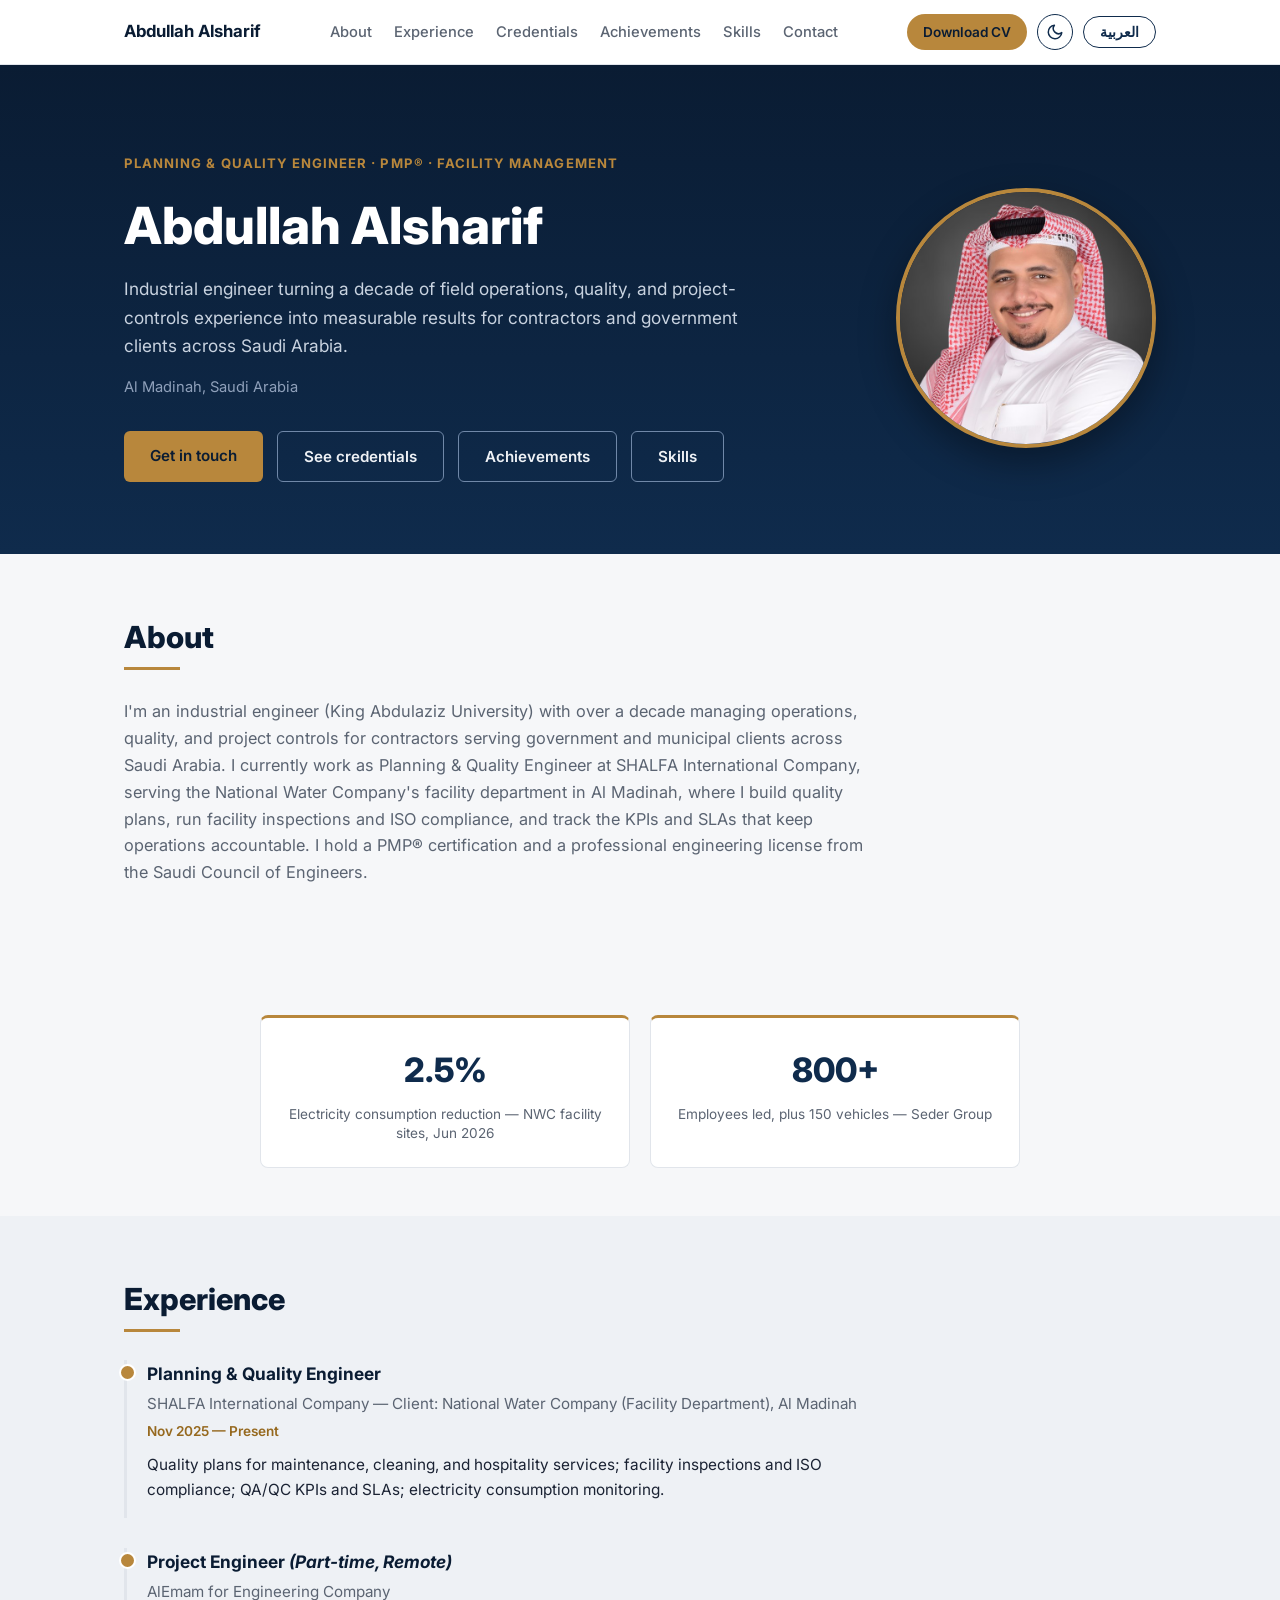
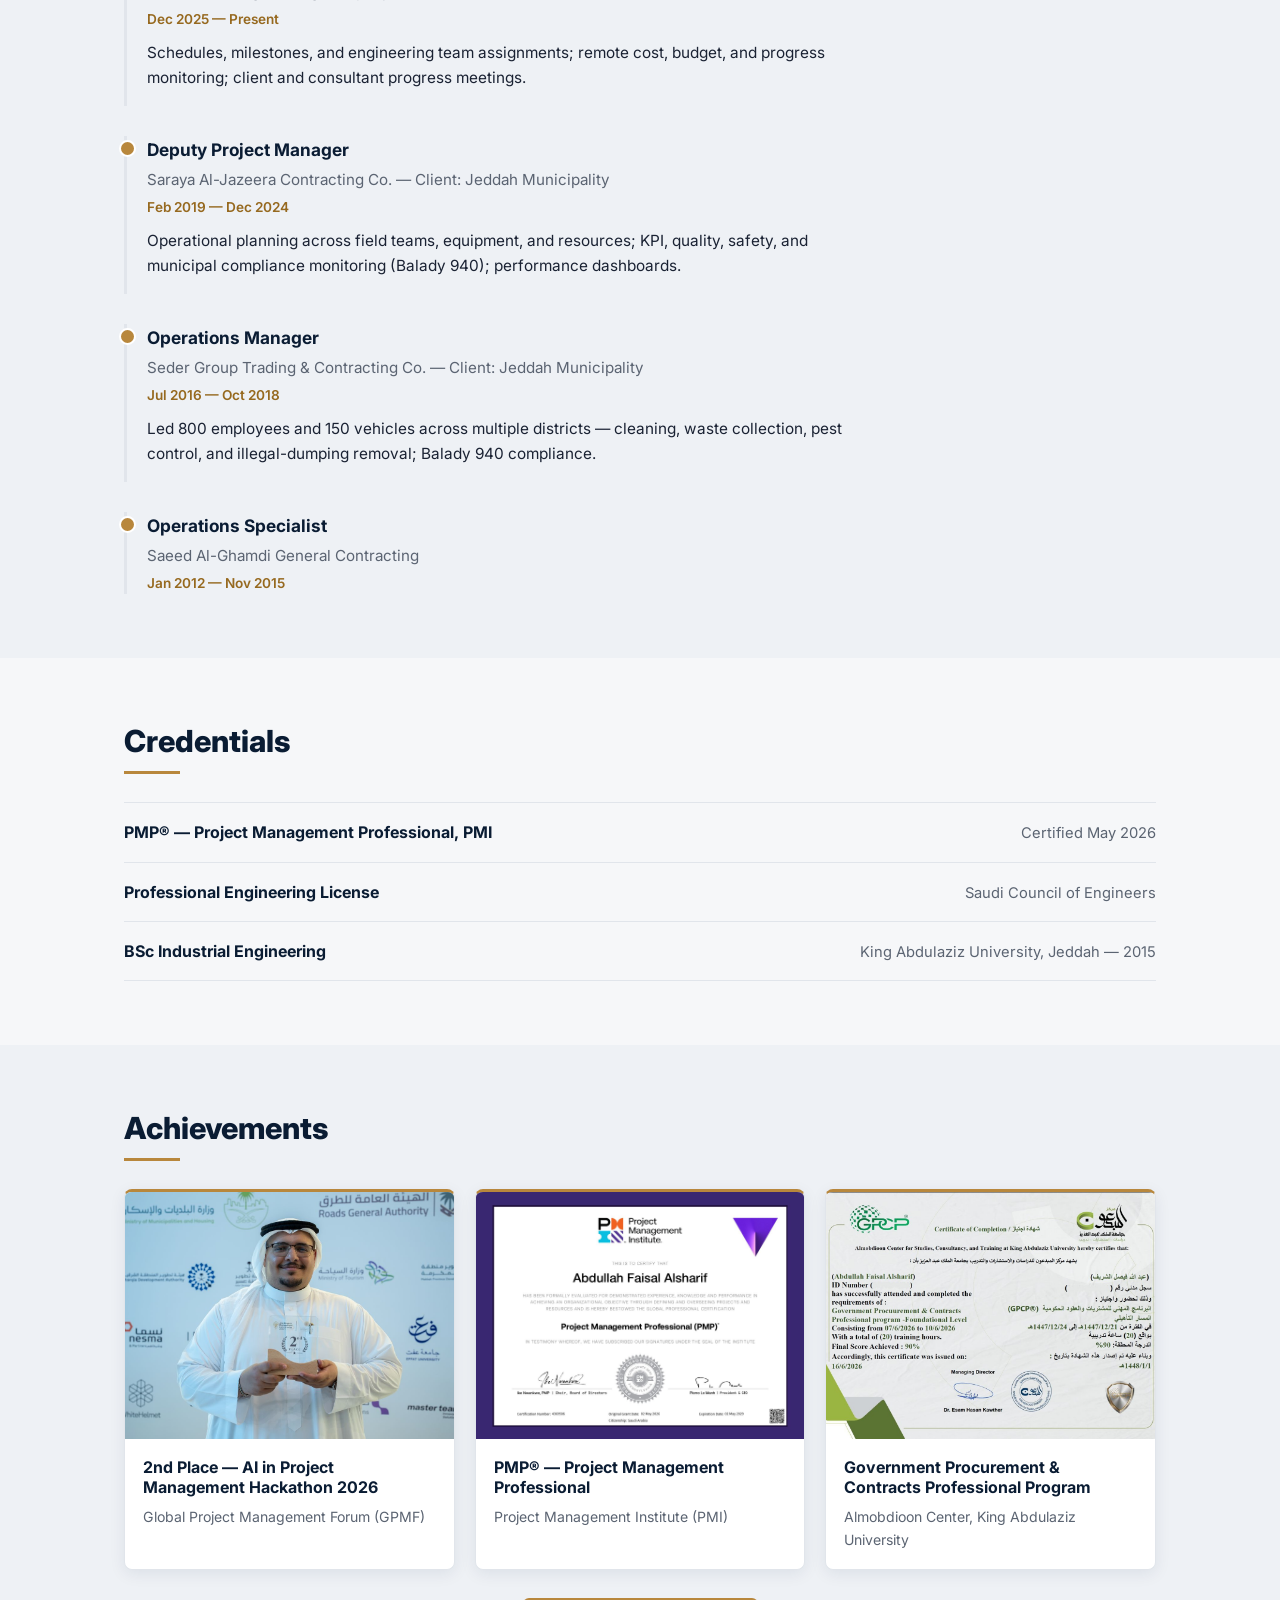
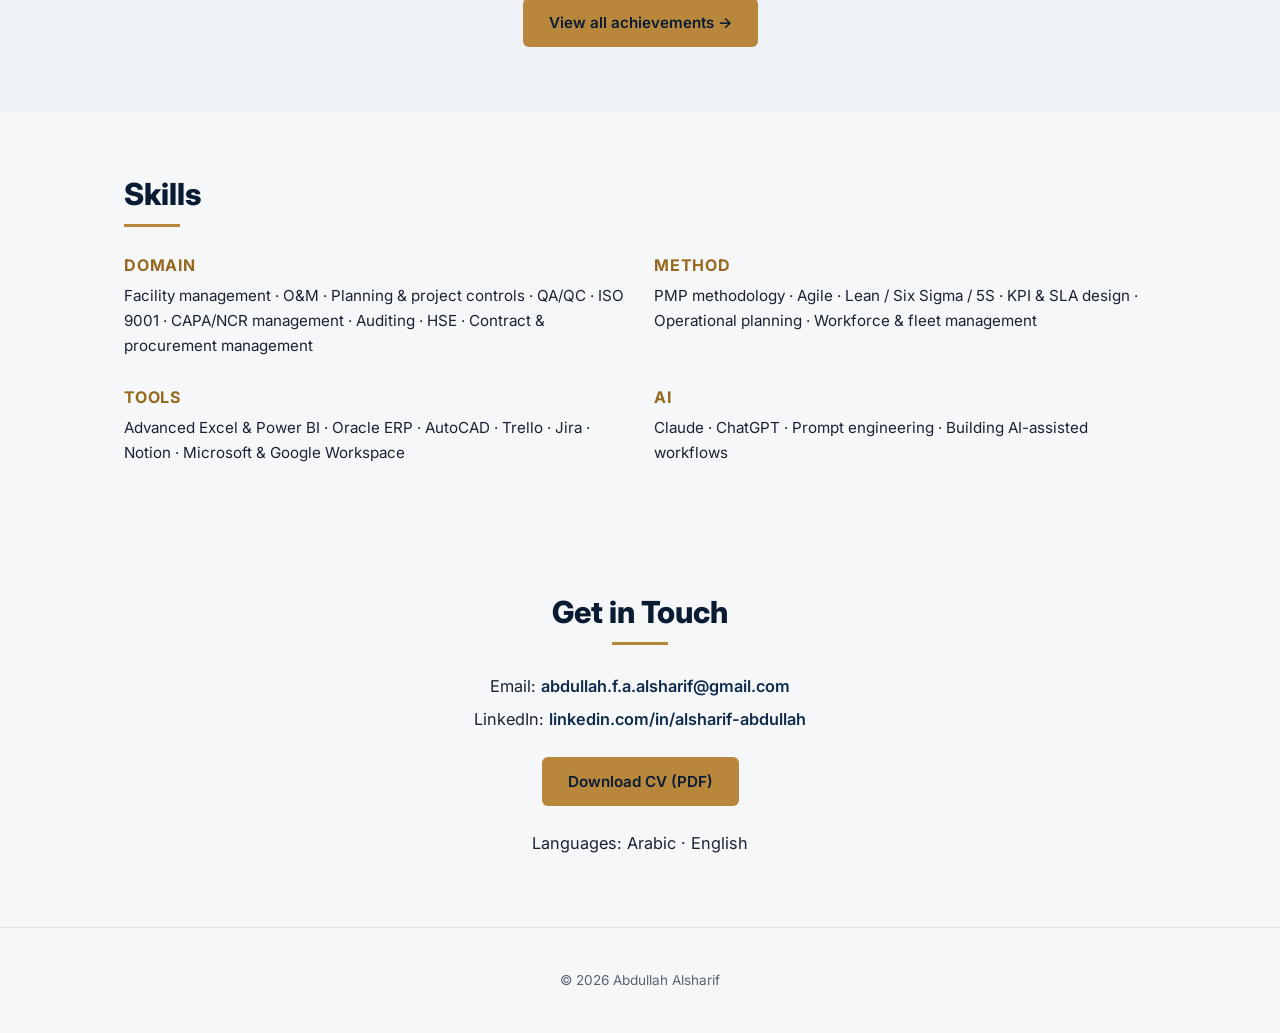
<file: index.html>
<!DOCTYPE html>
<html lang="en" dir="ltr">
<head>
<meta charset="UTF-8">
<meta name="viewport" content="width=device-width, initial-scale=1.0">
<title>Abdullah Alsharif — Planning &amp; Quality Engineer | PMP®</title>
<meta name="description" content="Abdullah Alsharif — Planning &amp; Quality Engineer, PMP®. Facility management, O&amp;M, QA/QC and project controls in Saudi Arabia.">
<link rel="canonical" href="https://alsharif-abdullah.github.io/Eng.Abdullah_Alsharif/">
<link rel="icon" href="favicon.ico" sizes="any">
<link rel="icon" type="image/png" sizes="32x32" href="assets/favicon-32.png">
<link rel="apple-touch-icon" href="assets/apple-touch-icon.png">
<meta name="theme-color" content="#0f2b4c">
<meta property="og:type" content="profile">
<meta property="og:site_name" content="Abdullah Alsharif">
<meta property="og:title" content="Abdullah Alsharif — Planning &amp; Quality Engineer | PMP®">
<meta property="og:description" content="Planning &amp; Quality Engineer, PMP®. Facility management, O&amp;M, QA/QC and project controls in Saudi Arabia.">
<meta property="og:url" content="https://alsharif-abdullah.github.io/Eng.Abdullah_Alsharif/">
<meta property="og:image" content="https://alsharif-abdullah.github.io/Eng.Abdullah_Alsharif/assets/og-image.jpg">
<meta property="og:image:width" content="1200">
<meta property="og:image:height" content="630">
<meta property="og:image:alt" content="Abdullah Alsharif — Planning &amp; Quality Engineer, PMP®">
<meta property="og:locale" content="en_US">
<meta property="og:locale:alternate" content="ar_SA">
<meta property="profile:first_name" content="Abdullah">
<meta property="profile:last_name" content="Alsharif">
<meta name="twitter:card" content="summary_large_image">
<meta name="twitter:title" content="Abdullah Alsharif — Planning &amp; Quality Engineer | PMP®">
<meta name="twitter:description" content="Planning &amp; Quality Engineer, PMP®. Facility management, O&amp;M, QA/QC and project controls in Saudi Arabia.">
<meta name="twitter:image" content="https://alsharif-abdullah.github.io/Eng.Abdullah_Alsharif/assets/og-image.jpg">
<script type="application/ld+json">
{
  "@context": "https://schema.org",
  "@type": "Person",
  "name": "Abdullah Alsharif",
  "alternateName": [
    "Abdullah Faisal Alsharif",
    "عبدالله الشريف"
  ],
  "url": "https://alsharif-abdullah.github.io/Eng.Abdullah_Alsharif/",
  "image": "https://alsharif-abdullah.github.io/Eng.Abdullah_Alsharif/assets/photo.jpg",
  "jobTitle": "Planning & Quality Engineer",
  "worksFor": {
    "@type": "Organization",
    "name": "SHALFA International Company"
  },
  "alumniOf": {
    "@type": "CollegeOrUniversity",
    "name": "King Abdulaziz University"
  },
  "address": {
    "@type": "PostalAddress",
    "addressLocality": "Al Madinah",
    "addressCountry": "SA"
  },
  "email": "mailto:abdullah.f.a.alsharif@gmail.com",
  "knowsLanguage": [
    "ar",
    "en"
  ],
  "hasCredential": {
    "@type": "EducationalOccupationalCredential",
    "name": "Project Management Professional (PMP)",
    "recognizedBy": {
      "@type": "Organization",
      "name": "Project Management Institute"
    }
  },
  "sameAs": [
    "https://www.linkedin.com/in/alsharif-abdullah"
  ]
}
</script>
<link rel="preconnect" href="https://fonts.googleapis.com">
<link rel="preconnect" href="https://fonts.gstatic.com" crossorigin>
<link href="https://fonts.googleapis.com/css2?family=Inter:wght@400;500;600;700;800&family=Tajawal:wght@400;500;700;800&display=swap" rel="stylesheet">
<link rel="stylesheet" href="css/style.css?v=202610221734">
<script>try{if(localStorage.getItem("profile-theme")==="dark")document.documentElement.setAttribute("data-theme","dark")}catch(e){}</script>
</head>
<body>

<header class="site-header">
  <div class="wrap header-inner">
    <a href="#top" class="brand">
      <span class="lang-en">Abdullah Alsharif</span>
      <span class="lang-ar">عبدالله الشريف</span>
    </a>
    <nav class="site-nav">
      <a href="#about"><span class="lang-en">About</span><span class="lang-ar">نبذة</span></a>
      <a href="#experience"><span class="lang-en">Experience</span><span class="lang-ar">الخبرة العملية</span></a>
      <a href="#credentials"><span class="lang-en">Credentials</span><span class="lang-ar">المؤهلات</span></a>
      <a href="achievements.html"><span class="lang-en">Achievements</span><span class="lang-ar">الإنجازات</span></a>
      <a href="#skills"><span class="lang-en">Skills</span><span class="lang-ar">المهارات</span></a>
      <a href="#contact"><span class="lang-en">Contact</span><span class="lang-ar">تواصل</span></a>
    </nav>
    <div class="header-actions">
      <a href="assets/Abdullah-Alsharif-CV.pdf" class="cv-link" download>
        <span class="lang-en">Download CV</span>
        <span class="lang-ar">السيرة الذاتية (EN)</span>
      </a>
      <button id="theme-toggle" class="theme-toggle" type="button" aria-label="Switch dark / light mode" title="Dark / light mode">
        <svg class="icon-moon" viewBox="0 0 24 24" fill="none" stroke="currentColor" stroke-width="2" stroke-linecap="round" stroke-linejoin="round" aria-hidden="true"><path d="M21 12.8A9 9 0 1 1 11.2 3a7 7 0 0 0 9.8 9.8z"/></svg>
        <svg class="icon-sun" viewBox="0 0 24 24" fill="none" stroke="currentColor" stroke-width="2" stroke-linecap="round" stroke-linejoin="round" aria-hidden="true"><circle cx="12" cy="12" r="4.5"/><path d="M12 2v2M12 20v2M4.9 4.9l1.4 1.4M17.7 17.7l1.4 1.4M2 12h2M20 12h2M4.9 19.1l1.4-1.4M17.7 6.3l1.4-1.4"/></svg>
      </button>
      <button id="lang-toggle" class="lang-toggle" type="button" aria-label="Switch language">
      <span class="lang-en">العربية</span>
      <span class="lang-ar">English</span>
    </button>
    </div>
  </div>
</header>

<main id="top">

  <!-- HERO -->
  <section class="hero">
    <div class="wrap hero-inner">
      <div class="hero-text">
        <p class="eyebrow">
          <span class="lang-en">Planning &amp; Quality Engineer · PMP® · Facility Management</span>
          <span class="lang-ar">مهندس تخطيط وجودة · PMP® · إدارة المرافق</span>
        </p>
        <h1>
          <span class="lang-en">Abdullah Alsharif</span>
          <span class="lang-ar">عبدالله الشريف</span>
        </h1>
        <p class="hero-lede">
          <span class="lang-en">Industrial engineer turning a decade of field operations, quality, and project-controls experience into measurable results for contractors and government clients across Saudi Arabia.</span>
          <span class="lang-ar">مهندس صناعي حوّل أكثر من عقد من الخبرة الميدانية في العمليات والجودة وضبط المشاريع إلى نتائج قابلة للقياس، لصالح المقاولين والجهات الحكومية في المملكة العربية السعودية.</span>
        </p>
        <p class="hero-location">
          <span class="lang-en">Al Madinah, Saudi Arabia</span>
          <span class="lang-ar">المدينة المنورة، المملكة العربية السعودية</span>
        </p>
        <div class="hero-cta">
          <a href="#contact" class="btn btn-primary">
            <span class="lang-en">Get in touch</span>
            <span class="lang-ar">تواصل معي</span>
          </a>
          <a href="#credentials" class="btn btn-secondary">
            <span class="lang-en">See credentials</span>
            <span class="lang-ar">المؤهلات</span>
          </a>
          <a href="#achievements" class="btn btn-secondary">
            <span class="lang-en">Achievements</span>
            <span class="lang-ar">الإنجازات</span>
          </a>
          <a href="#skills" class="btn btn-secondary">
            <span class="lang-en">Skills</span>
            <span class="lang-ar">المهارات</span>
          </a>
        </div>
      </div>
      <div class="hero-photo-wrap">
        <img src="assets/photo.jpg" alt="Abdullah Alsharif" class="hero-photo" width="260" height="260">
      </div>
    </div>
  </section>

  <!-- ABOUT -->
  <section id="about" class="section">
    <div class="wrap">
      <h2 class="section-title">
        <span class="lang-en">About</span>
        <span class="lang-ar">نبذة</span>
      </h2>
      <p class="section-lead">
        <span class="lang-en">I'm an industrial engineer (King Abdulaziz University) with over a decade managing operations, quality, and project controls for contractors serving government and municipal clients across Saudi Arabia. I currently work as Planning &amp; Quality Engineer at SHALFA International Company, serving the National Water Company's facility department in Al Madinah, where I build quality plans, run facility inspections and ISO compliance, and track the KPIs and SLAs that keep operations accountable. I hold a PMP® certification and a professional engineering license from the Saudi Council of Engineers.</span>
        <span class="lang-ar">مهندس صناعي (بكالوريوس من جامعة الملك عبدالعزيز) بخبرة تتجاوز عشر سنوات في إدارة العمليات والجودة وضبط المشاريع لصالح مقاولين يخدمون جهات حكومية وبلدية في المملكة العربية السعودية. أعمل حاليًا مهندس تخطيط وجودة في شركة شالفة الدولية، في خدمة إدارة المرافق التابعة لشركة المياه الوطنية بالمدينة المنورة، حيث أُعِدّ خطط الجودة وأنفّذ عمليات التفتيش على المرافق ومطابقة الأيزو، وأتابع مؤشرات الأداء واتفاقيات مستوى الخدمة التي تضمن انضباط التشغيل. حاصل على شهادة PMP® ورخصة مهندس مهني من الهيئة السعودية للمهندسين.</span>
      </p>
    </div>
  </section>

  <!-- PROOF / HIGHLIGHTS -->
  <section class="section stats-section">
    <div class="wrap">
      <div class="stats-grid">
        <div class="stat-card">
          <span class="stat-number">2.5%</span>
          <span class="stat-label">
            <span class="lang-en">Electricity consumption reduction — NWC facility sites, Jun 2026</span>
            <span class="lang-ar">نسبة خفض استهلاك الكهرباء — مواقع مرافق المياه الوطنية، يونيو 2026</span>
          </span>
        </div>
        <div class="stat-card">
          <span class="stat-number">800+</span>
          <span class="stat-label">
            <span class="lang-en">Employees led, plus 150 vehicles — Seder Group</span>
            <span class="lang-ar">موظف تمت قيادتهم، بالإضافة إلى 150 مركبة — مجموعة سدر</span>
          </span>
        </div>
      </div>
    </div>
  </section>

  <!-- EXPERIENCE -->
  <section id="experience" class="section section-alt">
    <div class="wrap">
      <h2 class="section-title">
        <span class="lang-en">Experience</span>
        <span class="lang-ar">الخبرة العملية</span>
      </h2>

      <div class="timeline">

        <div class="timeline-item">
          <div class="timeline-role">
            <span class="lang-en">Planning &amp; Quality Engineer</span>
            <span class="lang-ar">مهندس تخطيط وجودة</span>
          </div>
          <div class="timeline-org">
            <span class="lang-en">SHALFA International Company — Client: National Water Company (Facility Department), Al Madinah</span>
            <span class="lang-ar">شركة شالفة الدولية — العميل: شركة المياه الوطنية (إدارة المرافق)، المدينة المنورة</span>
          </div>
          <div class="timeline-period">
            <span class="lang-en">Nov 2025 — Present</span>
            <span class="lang-ar">نوفمبر 2025 — حتى الآن</span>
          </div>
          <p class="timeline-desc">
            <span class="lang-en">Quality plans for maintenance, cleaning, and hospitality services; facility inspections and ISO compliance; QA/QC KPIs and SLAs; electricity consumption monitoring.</span>
            <span class="lang-ar">إعداد خطط الجودة لخدمات الصيانة والنظافة والضيافة؛ عمليات التفتيش على المرافق ومطابقة الأيزو؛ مؤشرات الأداء واتفاقيات مستوى الخدمة لضبط الجودة؛ متابعة استهلاك الكهرباء.</span>
          </p>
        </div>

        <div class="timeline-item">
          <div class="timeline-role">
            <span class="lang-en">Project Engineer <em>(Part-time, Remote)</em></span>
            <span class="lang-ar">مهندس مشروع <em>(دوام جزئي، عن بُعد)</em></span>
          </div>
          <div class="timeline-org">
            <span class="lang-en">AlEmam for Engineering Company</span>
            <span class="lang-ar">شركة الإمام للهندسة</span>
          </div>
          <div class="timeline-period">
            <span class="lang-en">Dec 2025 — Present</span>
            <span class="lang-ar">ديسمبر 2025 — حتى الآن</span>
          </div>
          <p class="timeline-desc">
            <span class="lang-en">Schedules, milestones, and engineering team assignments; remote cost, budget, and progress monitoring; client and consultant progress meetings.</span>
            <span class="lang-ar">الجداول الزمنية والمعالم الرئيسية وتوزيع فرق العمل الهندسية؛ متابعة التكلفة والميزانية والتقدم عن بُعد؛ اجتماعات متابعة مع العملاء والاستشاريين.</span>
          </p>
        </div>

        <div class="timeline-item">
          <div class="timeline-role">
            <span class="lang-en">Deputy Project Manager</span>
            <span class="lang-ar">نائب مدير مشروع</span>
          </div>
          <div class="timeline-org">
            <span class="lang-en">Saraya Al-Jazeera Contracting Co. — Client: Jeddah Municipality</span>
            <span class="lang-ar">شركة سرايا الجزيرة للمقاولات — العميل: أمانة/بلدية جدة</span>
          </div>
          <div class="timeline-period">
            <span class="lang-en">Feb 2019 — Dec 2024</span>
            <span class="lang-ar">فبراير 2019 — ديسمبر 2024</span>
          </div>
          <p class="timeline-desc">
            <span class="lang-en">Operational planning across field teams, equipment, and resources; KPI, quality, safety, and municipal compliance monitoring (Balady 940); performance dashboards.</span>
            <span class="lang-ar">التخطيط التشغيلي لفرق العمل الميدانية والمعدات والموارد؛ متابعة مؤشرات الأداء والجودة والسلامة والمطابقة البلدية (بلدي 940)؛ لوحات أداء تشغيلية.</span>
          </p>
        </div>

        <div class="timeline-item">
          <div class="timeline-role">
            <span class="lang-en">Operations Manager</span>
            <span class="lang-ar">مدير عمليات</span>
          </div>
          <div class="timeline-org">
            <span class="lang-en">Seder Group Trading &amp; Contracting Co. — Client: Jeddah Municipality</span>
            <span class="lang-ar">مجموعة سدر للتجارة والمقاولات — العميل: أمانة/بلدية جدة</span>
          </div>
          <div class="timeline-period">
            <span class="lang-en">Jul 2016 — Oct 2018</span>
            <span class="lang-ar">يوليو 2016 — أكتوبر 2018</span>
          </div>
          <p class="timeline-desc">
            <span class="lang-en">Led 800 employees and 150 vehicles across multiple districts — cleaning, waste collection, pest control, and illegal-dumping removal; Balady 940 compliance.</span>
            <span class="lang-ar">قيادة 800 موظف و150 مركبة عبر عدة أحياء — النظافة وجمع النفايات ومكافحة الآفات وإزالة التجمعات العشوائية؛ الالتزام بمعيار بلدي 940.</span>
          </p>
        </div>

        <div class="timeline-item">
          <div class="timeline-role">
            <span class="lang-en">Operations Specialist</span>
            <span class="lang-ar">أخصائي عمليات</span>
          </div>
          <div class="timeline-org">
            <span class="lang-en">Saeed Al-Ghamdi General Contracting</span>
            <span class="lang-ar">مؤسسة سعيد الغامدي للمقاولات العامة</span>
          </div>
          <div class="timeline-period">
            <span class="lang-en">Jan 2012 — Nov 2015</span>
            <span class="lang-ar">يناير 2012 — نوفمبر 2015</span>
          </div>
        </div>

      </div>
    </div>
  </section>

  <!-- CREDENTIALS -->
  <section id="credentials" class="section">
    <div class="wrap">
      <h2 class="section-title">
        <span class="lang-en">Credentials</span>
        <span class="lang-ar">المؤهلات</span>
      </h2>
      <ul class="credentials-list">
        <li>
          <span class="cred-name">PMP® <span class="lang-en">— Project Management Professional, PMI</span><span class="lang-ar">— محترف إدارة المشاريع، معهد PMI</span></span>
          <span class="cred-status">
            <span class="lang-en">Certified May 2026</span>
            <span class="lang-ar">حاصل عليها مايو 2026</span>
          </span>
        </li>
        <li>
          <span class="cred-name">
            <span class="lang-en">Professional Engineering License</span>
            <span class="lang-ar">رخصة مهندس مهني</span>
          </span>
          <span class="cred-status">
            <span class="lang-en">Saudi Council of Engineers</span>
            <span class="lang-ar">الهيئة السعودية للمهندسين</span>
          </span>
        </li>
        <li>
          <span class="cred-name">
            <span class="lang-en">BSc Industrial Engineering</span>
            <span class="lang-ar">بكالوريوس هندسة صناعية</span>
          </span>
          <span class="cred-status">
            <span class="lang-en">King Abdulaziz University, Jeddah — 2015</span>
            <span class="lang-ar">جامعة الملك عبدالعزيز، جدة — 2015</span>
          </span>
        </li>
      </ul>
    </div>
  </section>

  <!-- ACHIEVEMENTS -->
  <section id="achievements" class="section section-alt achievements-teaser">
    <div class="wrap">
      <h2 class="section-title">
        <span class="lang-en">Achievements</span>
        <span class="lang-ar">الإنجازات</span>
      </h2>
      <div class="ach-grid">
        <article class="ach-card">
          <a href="assets/achievements/gpmf-2026-trophy.jpg" target="_blank" rel="noopener" class="ach-thumb">
            <img src="assets/achievements/gpmf-2026-trophy.jpg" alt="GPMF 2026 second-place trophy" loading="lazy">
          </a>
          <div class="ach-body">
            <h3>
              <span class="lang-en">2nd Place — AI in Project Management Hackathon 2026</span>
              <span class="lang-ar">المركز الثاني — هاكاثون إدارة المشاريع باستخدام الذكاء الاصطناعي 2026</span>
            </h3>
            <p class="ach-issuer">
              <span class="lang-en">Global Project Management Forum (GPMF)</span>
              <span class="lang-ar">المنتدى العالمي لإدارة المشاريع (GPMF)</span>
            </p>
          </div>
        </article>
        <article class="ach-card">
          <a href="assets/achievements/pmp-certificate.jpg" target="_blank" rel="noopener" class="ach-thumb">
            <img src="assets/achievements/pmp-certificate.jpg" alt="PMP certificate" loading="lazy">
          </a>
          <div class="ach-body">
            <h3>
              <span class="lang-en">PMP® — Project Management Professional</span>
              <span class="lang-ar">PMP® — محترف إدارة المشاريع</span>
            </h3>
            <p class="ach-issuer">
              <span class="lang-en">Project Management Institute (PMI)</span>
              <span class="lang-ar">معهد إدارة المشاريع (PMI)</span>
            </p>
          </div>
        </article>
        <article class="ach-card">
          <a href="assets/achievements/gpcp-certificate.jpg" target="_blank" rel="noopener" class="ach-thumb">
            <img src="assets/achievements/gpcp-certificate.jpg" alt="GPCP certificate" loading="lazy">
          </a>
          <div class="ach-body">
            <h3>
              <span class="lang-en">Government Procurement &amp; Contracts Professional Program</span>
              <span class="lang-ar">البرنامج المهني للمشتريات والعقود الحكومية</span>
            </h3>
            <p class="ach-issuer">
              <span class="lang-en">Almobdioon Center, King Abdulaziz University</span>
              <span class="lang-ar">مركز المبدعون، جامعة الملك عبدالعزيز</span>
            </p>
          </div>
        </article>
      </div>
      <p class="achievements-cta">
        <a href="achievements.html" class="btn btn-primary">
          <span class="lang-en">View all achievements →</span>
          <span class="lang-ar">عرض جميع الإنجازات ←</span>
        </a>
      </p>
    </div>
  </section>

  <!-- SKILLS -->
  <section id="skills" class="section">
    <div class="wrap">
      <h2 class="section-title">
        <span class="lang-en">Skills</span>
        <span class="lang-ar">المهارات</span>
      </h2>
      <div class="skills-grid">
        <div class="skill-group">
          <h3>
            <span class="lang-en">Domain</span>
            <span class="lang-ar">المجال</span>
          </h3>
          <p>
            <span class="lang-en">Facility management · O&amp;M · Planning &amp; project controls · QA/QC · ISO 9001 · CAPA/NCR management · Auditing · HSE · Contract &amp; procurement management</span>
            <span class="lang-ar">إدارة المرافق · التشغيل والصيانة · التخطيط وضبط المشاريع · ضبط الجودة · الأيزو 9001 · إدارة CAPA/NCR · التدقيق · الصحة والسلامة المهنية · إدارة العقود والمشتريات</span>
          </p>
        </div>
        <div class="skill-group">
          <h3>
            <span class="lang-en">Method</span>
            <span class="lang-ar">المنهجية</span>
          </h3>
          <p>
            <span class="lang-en">PMP methodology · Agile · Lean / Six Sigma / 5S · KPI &amp; SLA design · Operational planning · Workforce &amp; fleet management</span>
            <span class="lang-ar">منهجية PMP · أجايل · لين / سيجما الستة / 5S · تصميم مؤشرات الأداء واتفاقيات مستوى الخدمة · التخطيط التشغيلي · إدارة القوى العاملة والأسطول</span>
          </p>
        </div>
        <div class="skill-group">
          <h3>
            <span class="lang-en">Tools</span>
            <span class="lang-ar">الأدوات</span>
          </h3>
          <p>
            <span class="lang-en">Advanced Excel &amp; Power BI · Oracle ERP · AutoCAD · Trello · Jira · Notion · Microsoft &amp; Google Workspace</span>
            <span class="lang-ar">إكسل المتقدم وPower BI · أوراكل ERP · أوتوكاد · تريلو · جيرا · Notion · مايكروسوفت وجوجل وركسبيس</span>
          </p>
        </div>
        <div class="skill-group">
          <h3>
            <span class="lang-en">AI</span>
            <span class="lang-ar">الذكاء الاصطناعي</span>
          </h3>
          <p>
            <span class="lang-en">Claude · ChatGPT · Prompt engineering · Building AI-assisted workflows</span>
            <span class="lang-ar">Claude · ChatGPT · هندسة الأوامر · بناء تدفقات عمل مدعومة بالذكاء الاصطناعي</span>
          </p>
        </div>
      </div>
    </div>
  </section>

  <!-- CONTACT -->
  <section id="contact" class="section contact-section">
    <div class="wrap">
      <h2 class="section-title">
        <span class="lang-en">Get in Touch</span>
        <span class="lang-ar">للتواصل</span>
      </h2>
      <p class="contact-item">
        <span class="lang-en">Email:</span><span class="lang-ar">البريد الإلكتروني:</span>
        <a href="mailto:abdullah.f.a.alsharif@gmail.com">abdullah.f.a.alsharif@gmail.com</a>
      </p>
      <p class="contact-item">
        <span class="lang-en">LinkedIn:</span><span class="lang-ar">لينكدإن:</span>
        <a href="https://www.linkedin.com/in/alsharif-abdullah" target="_blank" rel="noopener">linkedin.com/in/alsharif-abdullah</a>
      </p>
      <p class="contact-item contact-cv">
        <a href="assets/Abdullah-Alsharif-CV.pdf" class="btn btn-primary" download>
          <span class="lang-en">Download CV (PDF)</span>
          <span class="lang-ar">تحميل السيرة الذاتية (PDF – بالإنجليزية)</span>
        </a>
      </p>
      <p class="contact-item">
        <span class="lang-en">Languages: Arabic · English</span>
        <span class="lang-ar">اللغات: العربية · الإنجليزية</span>
      </p>
    </div>
  </section>

</main>

<footer class="site-footer">
  <div class="wrap">
    <p>
      <span class="lang-en">© 2026 Abdullah Alsharif</span>
      <span class="lang-ar">© 2026 عبدالله الشريف</span>
    </p>
  </div>
</footer>

<script src="js/main.js?v=202610221734"></script>
</body>
</html>
</file>
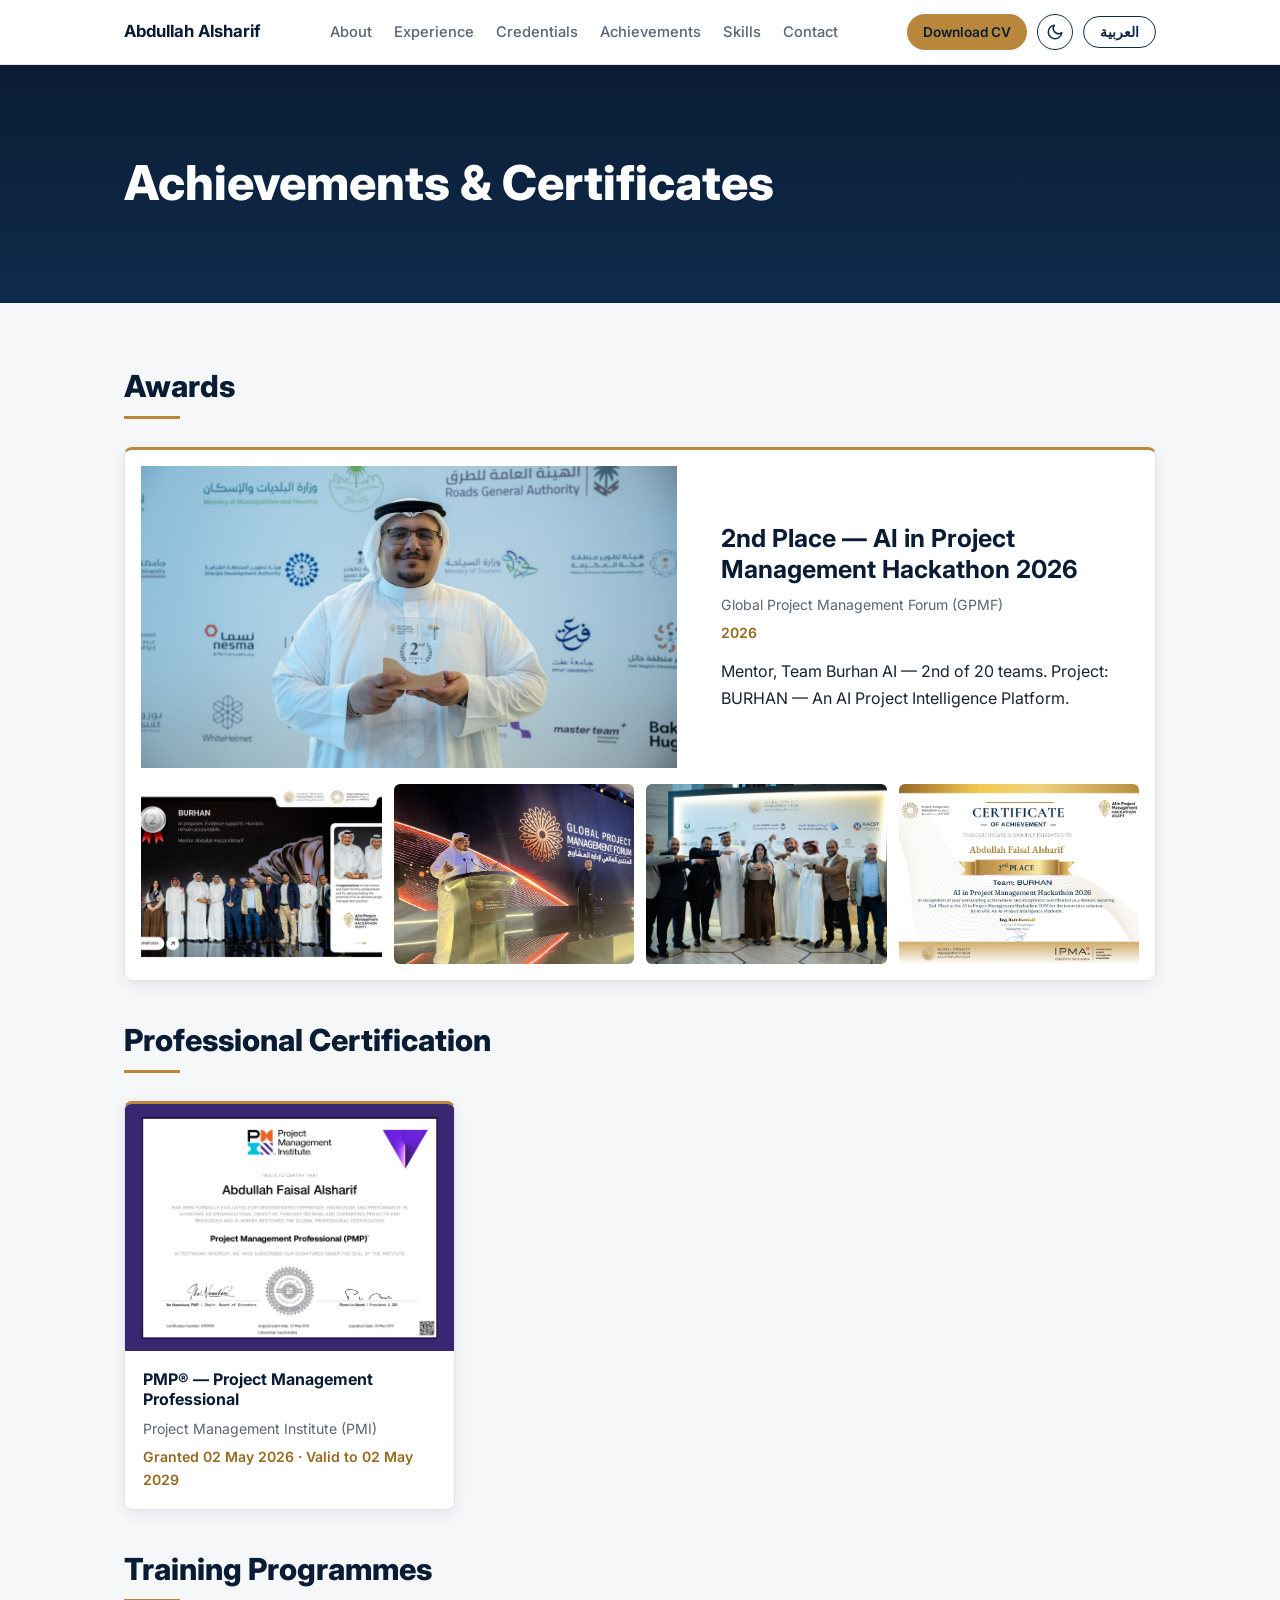
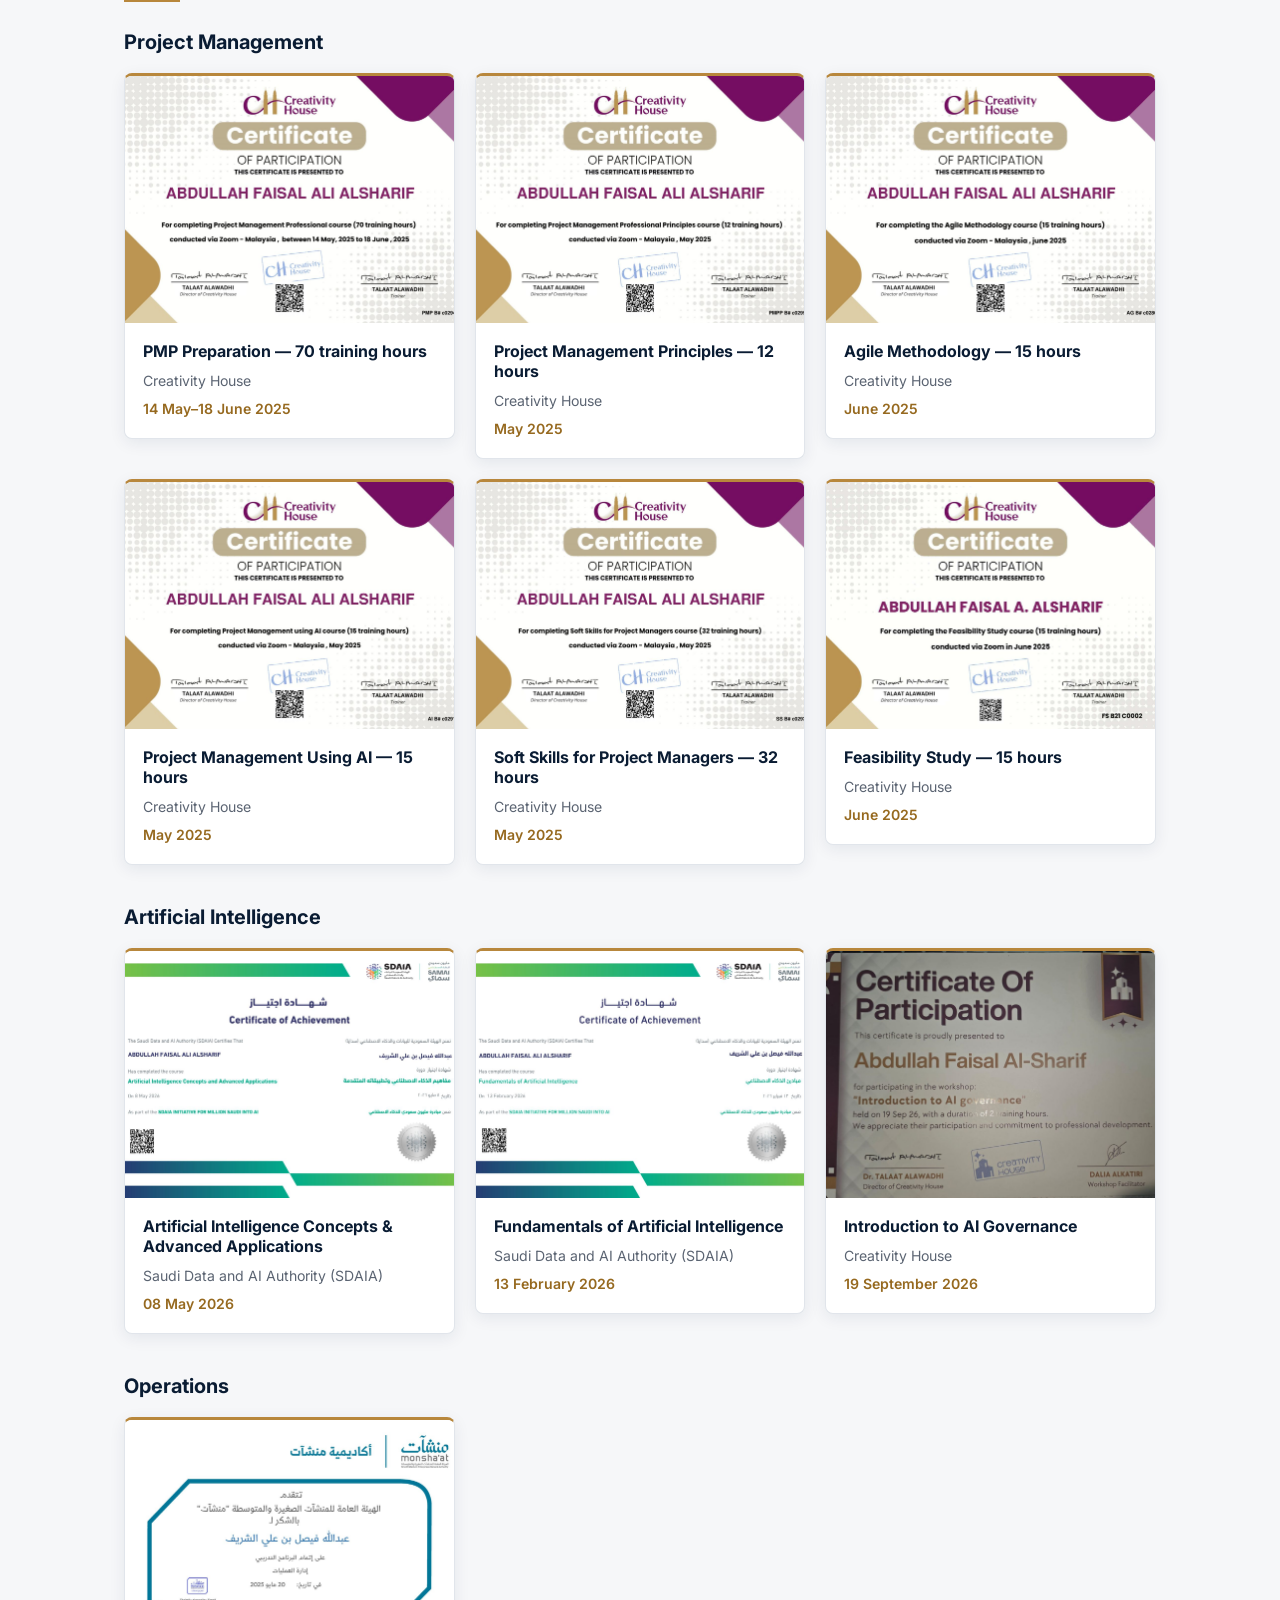
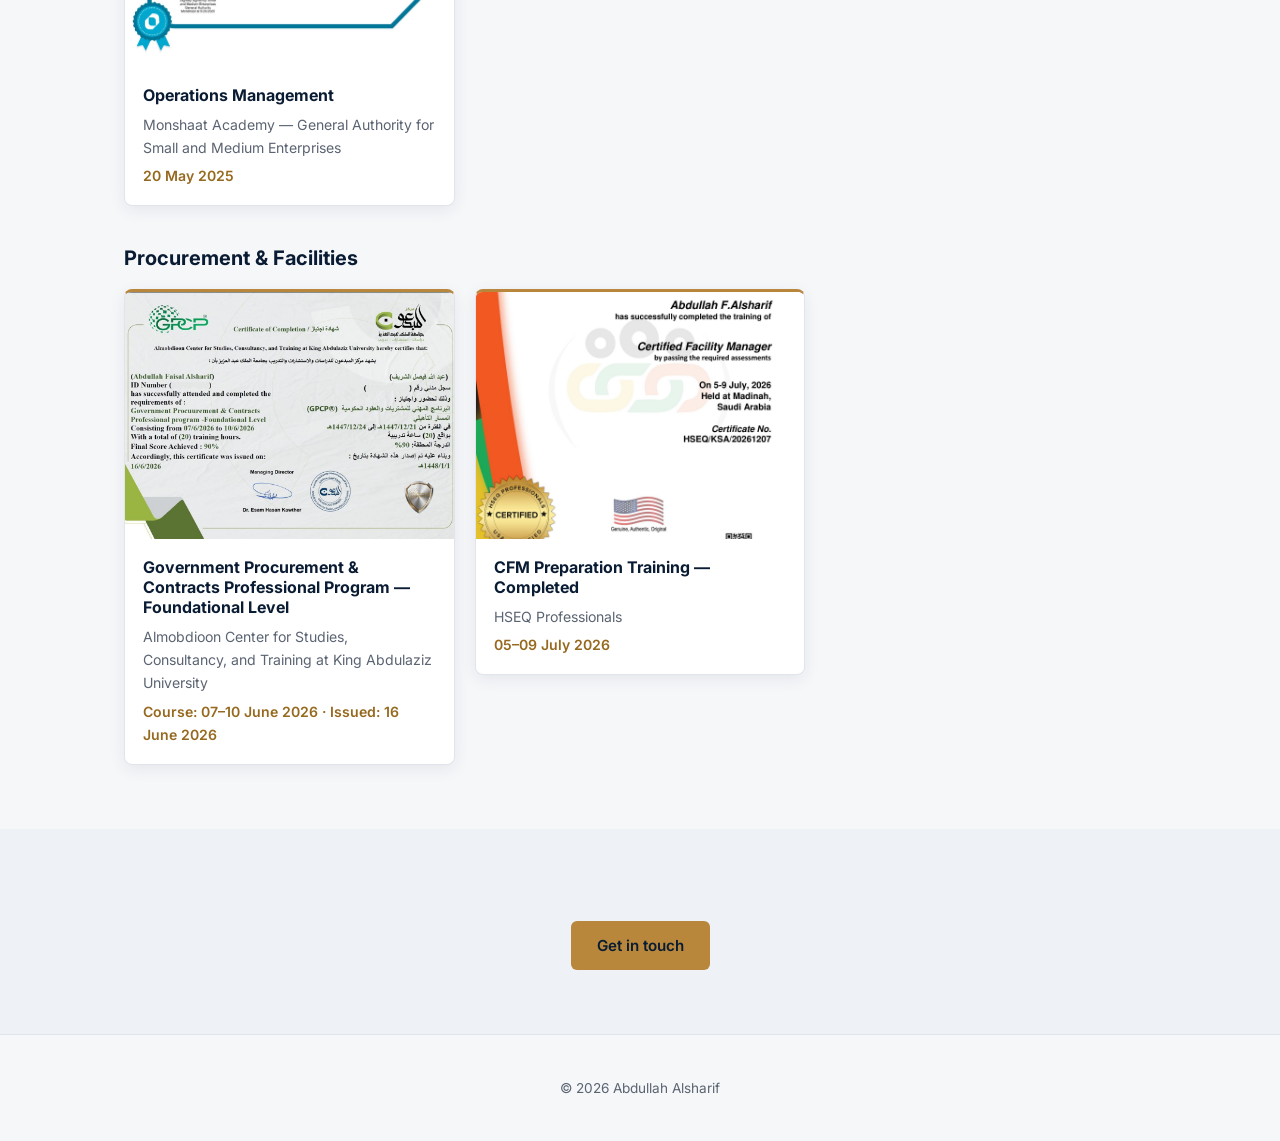
<file: achievements.html>
<!DOCTYPE html>
<html lang="en" dir="ltr">
<head>
<meta charset="UTF-8">
<meta name="viewport" content="width=device-width, initial-scale=1.0">
<title>Achievements &amp; Certificates — Abdullah Alsharif</title>
<meta name="description" content="Awards, professional certification, and training achievements of Abdullah Alsharif.">
<link rel="canonical" href="https://alsharif-abdullah.github.io/Eng.Abdullah_Alsharif/achievements.html">
<link rel="icon" href="favicon.ico" sizes="any">
<link rel="icon" type="image/png" sizes="32x32" href="assets/favicon-32.png">
<link rel="apple-touch-icon" href="assets/apple-touch-icon.png">
<meta name="theme-color" content="#0f2b4c">
<meta property="og:type" content="profile">
<meta property="og:site_name" content="Abdullah Alsharif">
<meta property="og:title" content="Achievements &amp; Certificates — Abdullah Alsharif">
<meta property="og:description" content="GPMF 2026 AI Hackathon — 2nd place, PMP® certification, and professional training of Abdullah Alsharif.">
<meta property="og:url" content="https://alsharif-abdullah.github.io/Eng.Abdullah_Alsharif/achievements.html">
<meta property="og:image" content="https://alsharif-abdullah.github.io/Eng.Abdullah_Alsharif/assets/og-image.jpg">
<meta property="og:image:width" content="1200">
<meta property="og:image:height" content="630">
<meta property="og:image:alt" content="Abdullah Alsharif — Planning &amp; Quality Engineer, PMP®">
<meta property="og:locale" content="en_US">
<meta property="og:locale:alternate" content="ar_SA">
<meta property="profile:first_name" content="Abdullah">
<meta property="profile:last_name" content="Alsharif">
<meta name="twitter:card" content="summary_large_image">
<meta name="twitter:title" content="Achievements &amp; Certificates — Abdullah Alsharif">
<meta name="twitter:description" content="GPMF 2026 AI Hackathon — 2nd place, PMP® certification, and professional training of Abdullah Alsharif.">
<meta name="twitter:image" content="https://alsharif-abdullah.github.io/Eng.Abdullah_Alsharif/assets/og-image.jpg">

<link rel="preconnect" href="https://fonts.googleapis.com">
<link rel="preconnect" href="https://fonts.gstatic.com" crossorigin>
<link href="https://fonts.googleapis.com/css2?family=Inter:wght@400;500;600;700;800&family=Tajawal:wght@400;500;700;800&display=swap" rel="stylesheet">
<link rel="stylesheet" href="css/style.css?v=202610221734">
<script>try{if(localStorage.getItem("profile-theme")==="dark")document.documentElement.setAttribute("data-theme","dark")}catch(e){}</script>
</head>
<body>

<header class="site-header">
  <div class="wrap header-inner">
    <a href="index.html#top" class="brand">
      <span class="lang-en">Abdullah Alsharif</span>
      <span class="lang-ar">عبدالله الشريف</span>
    </a>
    <nav class="site-nav">
      <a href="index.html#about"><span class="lang-en">About</span><span class="lang-ar">نبذة</span></a>
      <a href="index.html#experience"><span class="lang-en">Experience</span><span class="lang-ar">الخبرة العملية</span></a>
      <a href="index.html#credentials"><span class="lang-en">Credentials</span><span class="lang-ar">المؤهلات</span></a>
      <a href="index.html#achievements"><span class="lang-en">Achievements</span><span class="lang-ar">الإنجازات</span></a>
      <a href="index.html#skills"><span class="lang-en">Skills</span><span class="lang-ar">المهارات</span></a>
      <a href="index.html#contact"><span class="lang-en">Contact</span><span class="lang-ar">تواصل</span></a>
    </nav>
    <div class="header-actions">
      <a href="assets/Abdullah-Alsharif-CV.pdf" class="cv-link" download>
        <span class="lang-en">Download CV</span>
        <span class="lang-ar">السيرة الذاتية (EN)</span>
      </a>
      <button id="theme-toggle" class="theme-toggle" type="button" aria-label="Switch dark / light mode" title="Dark / light mode">
        <svg class="icon-moon" viewBox="0 0 24 24" fill="none" stroke="currentColor" stroke-width="2" stroke-linecap="round" stroke-linejoin="round" aria-hidden="true"><path d="M21 12.8A9 9 0 1 1 11.2 3a7 7 0 0 0 9.8 9.8z"/></svg>
        <svg class="icon-sun" viewBox="0 0 24 24" fill="none" stroke="currentColor" stroke-width="2" stroke-linecap="round" stroke-linejoin="round" aria-hidden="true"><circle cx="12" cy="12" r="4.5"/><path d="M12 2v2M12 20v2M4.9 4.9l1.4 1.4M17.7 17.7l1.4 1.4M2 12h2M20 12h2M4.9 19.1l1.4-1.4M17.7 6.3l1.4-1.4"/></svg>
      </button>
      <button id="lang-toggle" class="lang-toggle" type="button" aria-label="Switch language">
      <span class="lang-en">العربية</span>
      <span class="lang-ar">English</span>
    </button>
    </div>
  </div>
</header>

<main id="top">
  <section class="hero achievements-hero">
    <div class="wrap">
      <h1>
        <span class="lang-en">Achievements &amp; Certificates</span>
        <span class="lang-ar">الإنجازات والشهادات</span>
      </h1>
    </div>
  </section>

  <section class="section">
    <div class="wrap">
      <div class="ach-group">
        <h2 class="section-title">
          <span class="lang-en">Awards</span>
          <span class="lang-ar">الجوائز</span>
        </h2>
        <div class="ach-grid">
          <article class="ach-card ach-featured">
            <div class="ach-featured-main">
              <a href="assets/achievements/gpmf-2026-trophy.jpg" target="_blank" rel="noopener" class="ach-thumb ach-featured-lead">
                <img src="assets/achievements/gpmf-2026-trophy.jpg" alt="Abdullah Alsharif with the second-place trophy at GPMF 2026" loading="lazy">
              </a>
              <div class="ach-body">
                <h3>
                  <span class="lang-en">2nd Place — AI in Project Management Hackathon 2026</span>
                  <span class="lang-ar">المركز الثاني — هاكاثون إدارة المشاريع باستخدام الذكاء الاصطناعي 2026</span>
                </h3>
                <p class="ach-issuer">
                  <span class="lang-en">Global Project Management Forum (GPMF)</span>
                  <span class="lang-ar">المنتدى العالمي لإدارة المشاريع (GPMF)</span>
                </p>
                <p class="ach-date">
                  <span class="lang-en">2026</span>
                  <span class="lang-ar">2026</span>
                </p>
                <p class="ach-detail">
                  <span class="lang-en">Mentor, Team Burhan AI — 2nd of 20 teams. Project: BURHAN — An AI Project Intelligence Platform.</span>
                  <span class="lang-ar">مرشد فريق برهان — المركز الثاني من بين 20 فريقًا. مشروع برهان: منصة ذكاء اصطناعي لاستخبارات المشاريع.</span>
                </p>
              </div>
            </div>
            <div class="ach-gallery">
              <a href="assets/achievements/gpmf-2026-official.jpg" target="_blank" rel="noopener" class="ach-thumb">
                <img src="assets/achievements/gpmf-2026-official.jpg" alt="GPMF official graphic crediting Abdullah Alsharif as mentor" loading="lazy">
              </a>
              <a href="assets/achievements/gpmf-2026-podium.jpg" target="_blank" rel="noopener" class="ach-thumb">
                <img src="assets/achievements/gpmf-2026-podium.jpg" alt="Abdullah Alsharif at the GPMF podium" loading="lazy">
              </a>
              <a href="assets/achievements/gpmf-2026-team.jpg" target="_blank" rel="noopener" class="ach-thumb">
                <img src="assets/achievements/gpmf-2026-team.jpg" alt="Burhan AI team with their trophy" loading="lazy">
              </a>
              <a href="assets/achievements/gpmf-2026-certificate.jpg" target="_blank" rel="noopener" class="ach-thumb">
                <img src="assets/achievements/gpmf-2026-certificate.jpg" alt="GPMF hackathon award certificate" loading="lazy">
              </a>
            </div>
          </article>
        </div>
      </div>

      <div class="ach-group">
        <h2 class="section-title">
          <span class="lang-en">Professional Certification</span>
          <span class="lang-ar">الشهادات المهنية</span>
        </h2>
        <div class="ach-grid">
          <article class="ach-card">
            <a href="assets/achievements/pmp-certificate.jpg" target="_blank" rel="noopener" class="ach-thumb">
              <img src="assets/achievements/pmp-certificate.jpg" alt="PMP certificate issued by PMI" loading="lazy">
            </a>
            <div class="ach-body">
              <h3>
                <span class="lang-en">PMP® — Project Management Professional</span>
                <span class="lang-ar">PMP® — محترف إدارة المشاريع</span>
              </h3>
              <p class="ach-issuer">
                <span class="lang-en">Project Management Institute (PMI)</span>
                <span class="lang-ar">معهد إدارة المشاريع (PMI)</span>
              </p>
              <p class="ach-date">
                <span class="lang-en">Granted 02 May 2026 · Valid to 02 May 2029</span>
                <span class="lang-ar">تاريخ المنح 02 مايو 2026 · سارية حتى 02 مايو 2029</span>
              </p>
            </div>
          </article>
        </div>
      </div>

      <div class="ach-group">
        <h2 class="section-title">
          <span class="lang-en">Training Programmes</span>
          <span class="lang-ar">البرامج التدريبية</span>
        </h2>

        <div class="ach-group">
          <h3 class="ach-group-title">
            <span class="lang-en">Project Management</span>
            <span class="lang-ar">إدارة المشاريع</span>
          </h3>
          <div class="ach-grid">
            <article class="ach-card">
              <a href="assets/achievements/pmp-prep-70h.jpg" target="_blank" rel="noopener" class="ach-thumb">
                <img src="assets/achievements/pmp-prep-70h.jpg" alt="PMP training certificate, 70 hours" loading="lazy">
              </a>
              <div class="ach-body">
                <h3><span class="lang-en">PMP Preparation — 70 training hours</span><span class="lang-ar">التحضير لشهادة PMP — 70 ساعة تدريبية</span></h3>
                <p class="ach-issuer"><span class="lang-en">Creativity House</span><span class="lang-ar">بيت الإبداع</span></p>
                <p class="ach-date"><span class="lang-en">14 May–18 June 2025</span><span class="lang-ar">14 مايو–18 يونيو 2025</span></p>
              </div>
            </article>
            <article class="ach-card">
              <a href="assets/achievements/pm-principles-12h.jpg" target="_blank" rel="noopener" class="ach-thumb">
                <img src="assets/achievements/pm-principles-12h.jpg" alt="Project Management Professional Principles course certificate" loading="lazy">
              </a>
              <div class="ach-body">
                <h3><span class="lang-en">Project Management Principles — 12 hours</span><span class="lang-ar">مبادئ إدارة المشاريع — 12 ساعة</span></h3>
                <p class="ach-issuer"><span class="lang-en">Creativity House</span><span class="lang-ar">بيت الإبداع</span></p>
                <p class="ach-date"><span class="lang-en">May 2025</span><span class="lang-ar">مايو 2025</span></p>
              </div>
            </article>
            <article class="ach-card">
              <a href="assets/achievements/agile-pm.jpg" target="_blank" rel="noopener" class="ach-thumb">
                <img src="assets/achievements/agile-pm.jpg" alt="Agile Methodology course certificate" loading="lazy">
              </a>
              <div class="ach-body">
                <h3><span class="lang-en">Agile Methodology — 15 hours</span><span class="lang-ar">منهجية أجايل — 15 ساعة</span></h3>
                <p class="ach-issuer"><span class="lang-en">Creativity House</span><span class="lang-ar">بيت الإبداع</span></p>
                <p class="ach-date"><span class="lang-en">June 2025</span><span class="lang-ar">يونيو 2025</span></p>
              </div>
            </article>
            <article class="ach-card">
              <a href="assets/achievements/ai-powered-pm.jpg" target="_blank" rel="noopener" class="ach-thumb">
                <img src="assets/achievements/ai-powered-pm.jpg" alt="Project Management using AI course certificate" loading="lazy">
              </a>
              <div class="ach-body">
                <h3><span class="lang-en">Project Management Using AI — 15 hours</span><span class="lang-ar">إدارة المشاريع باستخدام الذكاء الاصطناعي — 15 ساعة</span></h3>
                <p class="ach-issuer"><span class="lang-en">Creativity House</span><span class="lang-ar">بيت الإبداع</span></p>
                <p class="ach-date"><span class="lang-en">May 2025</span><span class="lang-ar">مايو 2025</span></p>
              </div>
            </article>
            <article class="ach-card">
              <a href="assets/achievements/soft-skills-pm.jpg" target="_blank" rel="noopener" class="ach-thumb">
                <img src="assets/achievements/soft-skills-pm.jpg" alt="Soft Skills for Project Managers course certificate" loading="lazy">
              </a>
              <div class="ach-body">
                <h3><span class="lang-en">Soft Skills for Project Managers — 32 hours</span><span class="lang-ar">المهارات الناعمة لمدراء المشاريع — 32 ساعة</span></h3>
                <p class="ach-issuer"><span class="lang-en">Creativity House</span><span class="lang-ar">بيت الإبداع</span></p>
                <p class="ach-date"><span class="lang-en">May 2025</span><span class="lang-ar">مايو 2025</span></p>
              </div>
            </article>
            <article class="ach-card">
              <a href="assets/achievements/feasibility-study.jpg" target="_blank" rel="noopener" class="ach-thumb">
                <img src="assets/achievements/feasibility-study.jpg" alt="Feasibility Study course certificate" loading="lazy">
              </a>
              <div class="ach-body">
                <h3><span class="lang-en">Feasibility Study — 15 hours</span><span class="lang-ar">دراسة الجدوى — 15 ساعة</span></h3>
                <p class="ach-issuer"><span class="lang-en">Creativity House</span><span class="lang-ar">بيت الإبداع</span></p>
                <p class="ach-date"><span class="lang-en">June 2025</span><span class="lang-ar">يونيو 2025</span></p>
              </div>
            </article>
          </div>
        </div>

        <div class="ach-group">
          <h3 class="ach-group-title">
            <span class="lang-en">Artificial Intelligence</span>
            <span class="lang-ar">الذكاء الاصطناعي</span>
          </h3>
          <div class="ach-grid">
            <article class="ach-card">
              <a href="assets/achievements/ai-concepts-advanced.jpg" target="_blank" rel="noopener" class="ach-thumb">
                <img src="assets/achievements/ai-concepts-advanced.jpg" alt="Artificial Intelligence Concepts and Advanced Applications certificate" loading="lazy">
              </a>
              <div class="ach-body">
                <h3><span class="lang-en">Artificial Intelligence Concepts &amp; Advanced Applications</span><span class="lang-ar">مفاهيم الذكاء الاصطناعي وتطبيقاته المتقدمة</span></h3>
                <p class="ach-issuer"><span class="lang-en">Saudi Data and AI Authority (SDAIA)</span><span class="lang-ar">الهيئة السعودية للبيانات والذكاء الاصطناعي (سدايا)</span></p>
                <p class="ach-date"><span class="lang-en">08 May 2026</span><span class="lang-ar">08 مايو 2026</span></p>
              </div>
            </article>
            <article class="ach-card">
              <a href="assets/achievements/ai-fundamentals.jpg" target="_blank" rel="noopener" class="ach-thumb">
                <img src="assets/achievements/ai-fundamentals.jpg" alt="Fundamentals of Artificial Intelligence certificate" loading="lazy">
              </a>
              <div class="ach-body">
                <h3><span class="lang-en">Fundamentals of Artificial Intelligence</span><span class="lang-ar">مبادئ الذكاء الاصطناعي</span></h3>
                <p class="ach-issuer"><span class="lang-en">Saudi Data and AI Authority (SDAIA)</span><span class="lang-ar">الهيئة السعودية للبيانات والذكاء الاصطناعي (سدايا)</span></p>
                <p class="ach-date"><span class="lang-en">13 February 2026</span><span class="lang-ar">13 فبراير 2026</span></p>
              </div>
            </article>
            <article class="ach-card">
              <a href="assets/achievements/ai-governance-intro.jpg" target="_blank" rel="noopener" class="ach-thumb">
                <img src="assets/achievements/ai-governance-intro.jpg" alt="Introduction to AI Governance workshop certificate" loading="lazy">
              </a>
              <div class="ach-body">
                <h3><span class="lang-en">Introduction to AI Governance</span><span class="lang-ar">مقدمة في حوكمة الذكاء الاصطناعي</span></h3>
                <p class="ach-issuer"><span class="lang-en">Creativity House</span><span class="lang-ar">بيت الإبداع</span></p>
                <p class="ach-date"><span class="lang-en">19 September 2026</span><span class="lang-ar">19 سبتمبر 2026</span></p>
              </div>
            </article>
          </div>
        </div>

        <div class="ach-group">
          <h3 class="ach-group-title">
            <span class="lang-en">Operations</span>
            <span class="lang-ar">العمليات</span>
          </h3>
          <div class="ach-grid">
            <article class="ach-card">
              <a href="assets/achievements/operations-management.jpg" target="_blank" rel="noopener" class="ach-thumb">
                <img src="assets/achievements/operations-management.jpg" alt="Monshaat Operations Management training certificate" loading="lazy">
              </a>
              <div class="ach-body">
                <h3><span class="lang-en">Operations Management</span><span class="lang-ar">إدارة العمليات</span></h3>
                <p class="ach-issuer"><span class="lang-en">Monshaat Academy — General Authority for Small and Medium Enterprises</span><span class="lang-ar">أكاديمية منشآت — الهيئة العامة للمنشآت الصغيرة والمتوسطة</span></p>
                <p class="ach-date"><span class="lang-en">20 May 2025</span><span class="lang-ar">20 مايو 2025</span></p>
              </div>
            </article>
          </div>
        </div>

        <div class="ach-group">
          <h3 class="ach-group-title">
            <span class="lang-en">Procurement &amp; Facilities</span>
            <span class="lang-ar">المشتريات والمرافق</span>
          </h3>
          <div class="ach-grid">
            <article class="ach-card">
              <a href="assets/achievements/gpcp-certificate.jpg" target="_blank" rel="noopener" class="ach-thumb">
                <img src="assets/achievements/gpcp-certificate.jpg" alt="Government Procurement and Contracts Professional Program certificate" loading="lazy">
              </a>
              <div class="ach-body">
                <h3><span class="lang-en">Government Procurement &amp; Contracts Professional Program — Foundational Level</span><span class="lang-ar">البرنامج المهني للمشتريات والعقود الحكومية — المستوى التأسيسي</span></h3>
                <p class="ach-issuer"><span class="lang-en">Almobdioon Center for Studies, Consultancy, and Training at King Abdulaziz University</span><span class="lang-ar">مركز المبدعون للدراسات والاستشارات والتدريب بجامعة الملك عبدالعزيز</span></p>
                <p class="ach-date"><span class="lang-en">Course: 07–10 June 2026 · Issued: 16 June 2026</span><span class="lang-ar">الدورة: 07–10 يونيو 2026 · إصدار الشهادة: 16 يونيو 2026</span></p>
              </div>
            </article>
            <article class="ach-card">
              <a href="assets/achievements/cfm-training.jpg" target="_blank" rel="noopener" class="ach-thumb">
                <img src="assets/achievements/cfm-training.jpg" alt="CFM training completion certificate from HSEQ Professionals" loading="lazy">
              </a>
              <div class="ach-body">
                <h3><span class="lang-en">CFM Preparation Training — Completed</span><span class="lang-ar">إتمام التدريب التحضيري لشهادة مدير مرافق معتمد</span></h3>
                <p class="ach-issuer"><span class="lang-en">HSEQ Professionals</span><span class="lang-ar">HSEQ Professionals</span></p>
                <p class="ach-date"><span class="lang-en">05–09 July 2026</span><span class="lang-ar">05–09 يوليو 2026</span></p>
              </div>
            </article>
          </div>
        </div>
      </div>
    </div>
  </section>

  <section class="section section-alt">
    <div class="wrap">
      <p class="achievements-cta">
        <a href="index.html#contact" class="btn btn-primary">
          <span class="lang-en">Get in touch</span>
          <span class="lang-ar">تواصل معي</span>
        </a>
      </p>
    </div>
  </section>
</main>

<footer class="site-footer">
  <div class="wrap">
    <p>
      <span class="lang-en">© 2026 Abdullah Alsharif</span>
      <span class="lang-ar">© 2026 عبدالله الشريف</span>
    </p>
  </div>
</footer>

<script src="js/main.js?v=202610221734"></script>
</body>
</html>
</file>
<file: css/style.css>
/* ==========================================================================
   Abdullah Faisal Alsharif — Personal Profile Website
   Clean & corporate. Bilingual (EN/AR) via html[lang] toggling.
   ========================================================================== */

:root {
  --color-bg: #f6f7f9;
  --color-surface: #ffffff;
  --color-surface-alt: #eef1f5;
  --color-text: #1a2233;
  --color-muted: #5b6472;
  --color-navy: #0f2b4c;
  --color-navy-dark: #0a1c33;
  --color-accent: #b8873c;
  --color-accent-dark: #96691f;
  --color-border: #e1e5eb;
  --color-header: rgba(255, 255, 255, 0.92);

  /* Brand constants — identical in light and dark (hero, gold buttons) */
  --brand-navy: #0f2b4c;
  --brand-navy-dark: #0a1c33;

  --font-en: 'Inter', -apple-system, BlinkMacSystemFont, 'Segoe UI', sans-serif;
  --font-ar: 'Tajawal', -apple-system, 'Segoe UI', sans-serif;

  --max-width: 1080px;
  color-scheme: light;
}

/* ---------- Dark theme (dark navy) ---------- */
html[data-theme="dark"] {
  --color-bg: #0f2b4c;
  --color-surface: #173a63;
  --color-surface-alt: #123257;
  --color-text: #e6edf6;
  --color-muted: #a9bbd1;
  --color-navy: #cfdcee;
  --color-navy-dark: #ffffff;
  --color-accent: #c9964a;
  --color-accent-dark: #e0b36a;
  --color-border: #2a4e7a;
  --color-header: rgba(13, 37, 66, 0.94);
  color-scheme: dark;
}

/* Hero stays navy, one shade deeper than the page so it still reads as a band */
html[data-theme="dark"] .hero {
  background: linear-gradient(180deg, #081a30 0%, #0b2340 100%);
}

html[data-theme="dark"] .lang-toggle:hover,
html[data-theme="dark"] .theme-toggle:hover {
  background: var(--color-navy);
  color: var(--brand-navy-dark);
}

html[data-theme="dark"] .ach-card,
html[data-theme="dark"] .stat-card {
  box-shadow: 0 4px 16px rgba(0, 0, 0, 0.35);
}

/* ---------- Bilingual toggle ---------- */
html[lang="en"] .lang-ar { display: none; }
html[lang="ar"] .lang-en { display: none; }

html[lang="en"] body { font-family: var(--font-en); }
html[lang="ar"] body { font-family: var(--font-ar); }

/* ---------- Reset / base ---------- */
* { box-sizing: border-box; }
html { scroll-behavior: smooth; }

body {
  margin: 0;
  background: var(--color-bg);
  color: var(--color-text);
  line-height: 1.65;
  -webkit-font-smoothing: antialiased;
}

.wrap {
  max-width: var(--max-width);
  margin: 0 auto;
  padding: 0 24px;
}

a { color: var(--color-navy); text-decoration: none; }
a:hover { color: var(--color-accent-dark); }

h1, h2, h3 { color: var(--color-navy-dark); line-height: 1.25; margin: 0; }

a:focus-visible,
button:focus-visible {
  outline: 3px solid var(--color-accent);
  outline-offset: 3px;
  border-radius: 4px;
}

@media (prefers-reduced-motion: reduce) {
  html { scroll-behavior: auto; }
  * { transition: none !important; }
}

ul { list-style: none; margin: 0; padding: 0; }

/* ---------- Header ---------- */
.site-header {
  position: sticky;
  top: 0;
  z-index: 50;
  background: var(--color-header);
  backdrop-filter: blur(8px);
  border-bottom: 1px solid var(--color-border);
}

.header-inner {
  display: flex;
  align-items: center;
  justify-content: space-between;
  gap: 24px;
  padding-top: 14px;
  padding-bottom: 14px;
  flex-wrap: wrap;
}

.brand {
  font-weight: 700;
  font-size: 1.05rem;
  color: var(--color-navy-dark);
}

.site-nav {
  display: flex;
  gap: 22px;
  flex-wrap: wrap;
}

.site-nav a {
  font-size: 0.92rem;
  font-weight: 500;
  color: var(--color-muted);
}

.site-nav a:hover { color: var(--color-navy); }

.lang-toggle {
  border: 1px solid var(--color-navy);
  background: transparent;
  color: var(--color-navy);
  font-weight: 600;
  font-size: 0.85rem;
  padding: 7px 16px;
  border-radius: 999px;
  cursor: pointer;
  font-family: inherit;
  transition: background 0.15s ease, color 0.15s ease;
}

.lang-toggle:hover {
  background: var(--color-navy);
  color: #fff;
}

.header-actions {
  display: flex;
  align-items: center;
  gap: 10px;
}

.cv-link {
  font-size: 0.85rem;
  font-weight: 600;
  padding: 7px 16px;
  border-radius: 999px;
  background: var(--color-accent);
  color: var(--brand-navy-dark);
  white-space: nowrap;
}

.cv-link:hover {
  background: #cf9a49;
  color: var(--brand-navy-dark);
}

.theme-toggle {
  display: inline-flex;
  align-items: center;
  justify-content: center;
  width: 36px;
  height: 36px;
  padding: 0;
  border: 1px solid var(--color-navy);
  border-radius: 999px;
  background: transparent;
  color: var(--color-navy);
  cursor: pointer;
  transition: background 0.15s ease, color 0.15s ease;
}

.theme-toggle:hover {
  background: var(--color-navy);
  color: #fff;
}

.theme-toggle svg { width: 18px; height: 18px; }
.theme-toggle .icon-sun { display: none; }
html[data-theme="dark"] .theme-toggle .icon-sun { display: block; }
html[data-theme="dark"] .theme-toggle .icon-moon { display: none; }

.contact-section .contact-cv { margin: 24px 0; }

/* ---------- Hero ---------- */
.hero {
  background: linear-gradient(180deg, var(--brand-navy-dark) 0%, var(--brand-navy) 100%);
  color: #f2f4f8;
  padding: 88px 0 72px;
}

.hero-inner {
  display: flex;
  align-items: center;
  justify-content: space-between;
  gap: 56px;
}

.hero-text {
  flex: 1 1 auto;
  min-width: 0;
}

.hero-photo-wrap { flex: 0 0 auto; }

.hero-photo {
  display: block;
  width: 260px;
  height: 260px;
  border-radius: 50%;
  object-fit: cover;
  object-position: center 22%;
  border: 4px solid var(--color-accent);
  box-shadow: 0 14px 36px rgba(0, 0, 0, 0.35);
}

.eyebrow {
  color: var(--color-accent);
  text-transform: uppercase;
  letter-spacing: 0.08em;
  font-size: 0.82rem;
  font-weight: 700;
  margin: 0 0 18px;
}

.hero h1 {
  color: #ffffff;
  font-size: clamp(2.1rem, 5vw, 3.2rem);
  font-weight: 800;
  margin-bottom: 18px;
}

.hero-lede {
  max-width: 640px;
  color: #c9d3e0;
  font-size: 1.08rem;
  margin: 0 0 14px;
}

.hero-location {
  color: #8fa0ba;
  font-size: 0.92rem;
  margin: 0 0 32px;
}

.hero-cta {
  display: flex;
  gap: 14px;
  flex-wrap: wrap;
}

.btn {
  display: inline-block;
  padding: 12px 26px;
  border-radius: 6px;
  font-weight: 600;
  font-size: 0.95rem;
  transition: transform 0.15s ease, background 0.15s ease, color 0.15s ease;
}

.btn-primary {
  background: var(--color-accent);
  color: var(--brand-navy-dark);
}

.btn-primary:hover {
  background: #cf9a49;
  color: var(--brand-navy-dark);
  transform: translateY(-1px);
}

.btn-secondary {
  border: 1px solid #7088a8;
  color: #eef1f5;
}

.btn-secondary:hover {
  border-color: var(--color-accent);
  color: var(--color-accent);
}

/* ---------- Sections ---------- */
.section {
  padding: 64px 0;
}

.section-alt {
  background: var(--color-surface-alt);
}

.section-title {
  font-size: clamp(1.5rem, 3vw, 1.9rem);
  font-weight: 800;
  margin-bottom: 28px;
  position: relative;
  padding-bottom: 14px;
}

.section-title::after {
  content: "";
  position: absolute;
  bottom: 0;
  inset-inline-start: 0;
  width: 56px;
  height: 3px;
  background: var(--color-accent);
}

.section-lead {
  max-width: 760px;
  color: var(--color-muted);
  font-size: 1.02rem;
}

/* ---------- Stats ---------- */
.stats-section { padding: 48px 0; }

.stats-grid {
  display: grid;
  grid-template-columns: repeat(2, 1fr);
  gap: 20px;
  max-width: 760px;
  margin: 0 auto;
}

.stat-card {
  background: var(--color-surface);
  border: 1px solid var(--color-border);
  border-top: 3px solid var(--color-accent);
  border-radius: 8px;
  padding: 24px 20px;
  text-align: center;
}

.stat-number {
  display: block;
  font-size: 2.1rem;
  font-weight: 800;
  color: var(--color-navy);
  margin-bottom: 8px;
}

.stat-label {
  display: block;
  font-size: 0.85rem;
  color: var(--color-muted);
  line-height: 1.4;
}

/* ---------- Timeline ---------- */
.timeline {
  display: flex;
  flex-direction: column;
  gap: 30px;
}

.timeline-item {
  padding-inline-start: 20px;
  border-inline-start: 3px solid var(--color-border);
  position: relative;
}

.timeline-item::before {
  content: "";
  position: absolute;
  inset-inline-start: -8px;
  top: 4px;
  width: 13px;
  height: 13px;
  border-radius: 50%;
  background: var(--color-accent);
  border: 2px solid var(--color-surface);
}

.timeline-role {
  font-weight: 700;
  font-size: 1.08rem;
  color: var(--color-navy-dark);
}

.timeline-org {
  color: var(--color-muted);
  font-size: 0.95rem;
  margin-top: 2px;
}

.timeline-period {
  color: var(--color-accent-dark);
  font-size: 0.85rem;
  font-weight: 600;
  margin-top: 4px;
}

.timeline-desc {
  margin-top: 10px;
  color: var(--color-text);
  font-size: 0.96rem;
  max-width: 720px;
}

/* ---------- Credentials ---------- */
.credentials-list {
  display: flex;
  flex-direction: column;
  gap: 0;
  border-top: 1px solid var(--color-border);
}

.credentials-list li {
  display: flex;
  justify-content: space-between;
  align-items: baseline;
  gap: 16px;
  padding: 16px 0;
  border-bottom: 1px solid var(--color-border);
  flex-wrap: wrap;
}

.cred-name {
  font-weight: 700;
  color: var(--color-navy-dark);
}

.cred-status {
  color: var(--color-muted);
  font-size: 0.92rem;
  text-align: end;
}

/* ---------- Achievements ---------- */
.ach-grid {
  display: grid;
  grid-template-columns: repeat(auto-fill, minmax(260px, 1fr));
  gap: 1.25rem;
}

.ach-card {
  background: var(--color-surface);
  border: 1px solid var(--color-border);
  border-top: 3px solid var(--color-accent);
  border-radius: 8px;
  box-shadow: 0 4px 16px rgba(15, 43, 76, 0.08);
  overflow: hidden;
  transition: transform 0.18s ease, box-shadow 0.18s ease;
}

.ach-card:hover {
  transform: translateY(-3px);
  box-shadow: 0 10px 24px rgba(15, 43, 76, 0.14);
}

.ach-thumb {
  display: block;
  overflow: hidden;
  background: var(--color-surface-alt);
}

.ach-thumb img {
  display: block;
  width: 100%;
  aspect-ratio: 4 / 3;
  object-fit: cover;
}

.ach-body {
  padding: 18px;
}

.ach-body h3 {
  font-size: 1rem;
  margin-bottom: 8px;
}

.ach-issuer,
.ach-date {
  margin: 5px 0 0;
  color: var(--color-muted);
  font-size: 0.88rem;
}

.ach-date {
  color: var(--color-accent-dark);
  font-weight: 600;
}

.achievements-cta {
  margin: 28px 0 0;
  text-align: center;
}

.achievements-hero h1 {
  color: #ffffff;
  font-size: clamp(2rem, 5vw, 3rem);
  font-weight: 800;
}

.ach-group + .ach-group {
  margin-top: 40px;
}

.ach-group-title {
  font-size: 1.25rem;
  margin-bottom: 18px;
}

.ach-featured {
  grid-column: 1 / -1;
}

.ach-featured-main {
  display: grid;
  grid-template-columns: minmax(0, 1.1fr) minmax(260px, 0.9fr);
  align-items: center;
  gap: 24px;
  padding: 16px;
}

.ach-featured-lead img {
  aspect-ratio: auto;
  object-fit: contain;
}

.ach-featured .ach-body {
  padding: 20px;
}

.ach-featured .ach-body h3 {
  font-size: clamp(1.2rem, 2.5vw, 1.55rem);
}

.ach-detail {
  margin: 14px 0 0;
  color: var(--color-text);
}

.ach-gallery {
  display: grid;
  grid-template-columns: repeat(4, minmax(0, 1fr));
  gap: 12px;
  padding: 0 16px 16px;
}

.ach-gallery .ach-thumb {
  border-radius: 6px;
}

.ach-group .ach-grid {
  align-items: start;
}

@media (max-width: 760px) {
  .ach-featured-main {
    grid-template-columns: 1fr;
    gap: 8px;
    padding: 12px;
  }
  .ach-featured .ach-body { padding: 12px; }
  .ach-gallery {
    grid-template-columns: repeat(2, minmax(0, 1fr));
    gap: 8px;
    padding: 0 12px 12px;
  }
}

/* ---------- Skills ---------- */
.skills-grid {
  display: grid;
  grid-template-columns: repeat(2, 1fr);
  gap: 28px;
}

.skill-group h3 {
  font-size: 1rem;
  text-transform: uppercase;
  letter-spacing: 0.05em;
  color: var(--color-accent-dark);
  margin-bottom: 8px;
}

.skill-group p {
  color: var(--color-text);
  font-size: 0.95rem;
  margin: 0;
}

/* ---------- Contact ---------- */
.contact-section { text-align: center; }
.contact-section .section-title::after { inset-inline-start: 50%; transform: translateX(-50%); }
html[lang="ar"] .contact-section .section-title::after { transform: translateX(50%); }

.contact-item {
  font-size: 1.02rem;
  color: var(--color-text);
  margin: 6px 0;
}

.contact-item a {
  font-weight: 600;
}

/* ---------- Footer ---------- */
.site-footer {
  padding: 28px 0;
  border-top: 1px solid var(--color-border);
  text-align: center;
  color: var(--color-muted);
  font-size: 0.85rem;
}

/* ---------- Responsive ---------- */
@media (max-width: 900px) {
  .hero-inner {
    flex-direction: column-reverse;
    align-items: flex-start;
    gap: 32px;
  }
  .hero-photo { width: 170px; height: 170px; }
}

@media (max-width: 760px) {
  .header-inner { gap: 10px 16px; padding-top: 10px; padding-bottom: 6px; }
  .site-nav {
    order: 3;
    flex-basis: 100%;
    flex-wrap: nowrap;
    overflow-x: auto;
    gap: 18px;
    padding-bottom: 6px;
    scrollbar-width: none;
  }
  .site-nav::-webkit-scrollbar { display: none; }
  .site-nav a { white-space: nowrap; padding: 6px 0; }
  .stats-grid { grid-template-columns: 1fr; }
  .skills-grid { grid-template-columns: 1fr; }
  .credentials-list li { flex-direction: column; align-items: flex-start; }
  .cred-status { text-align: start; }
}
</file>
